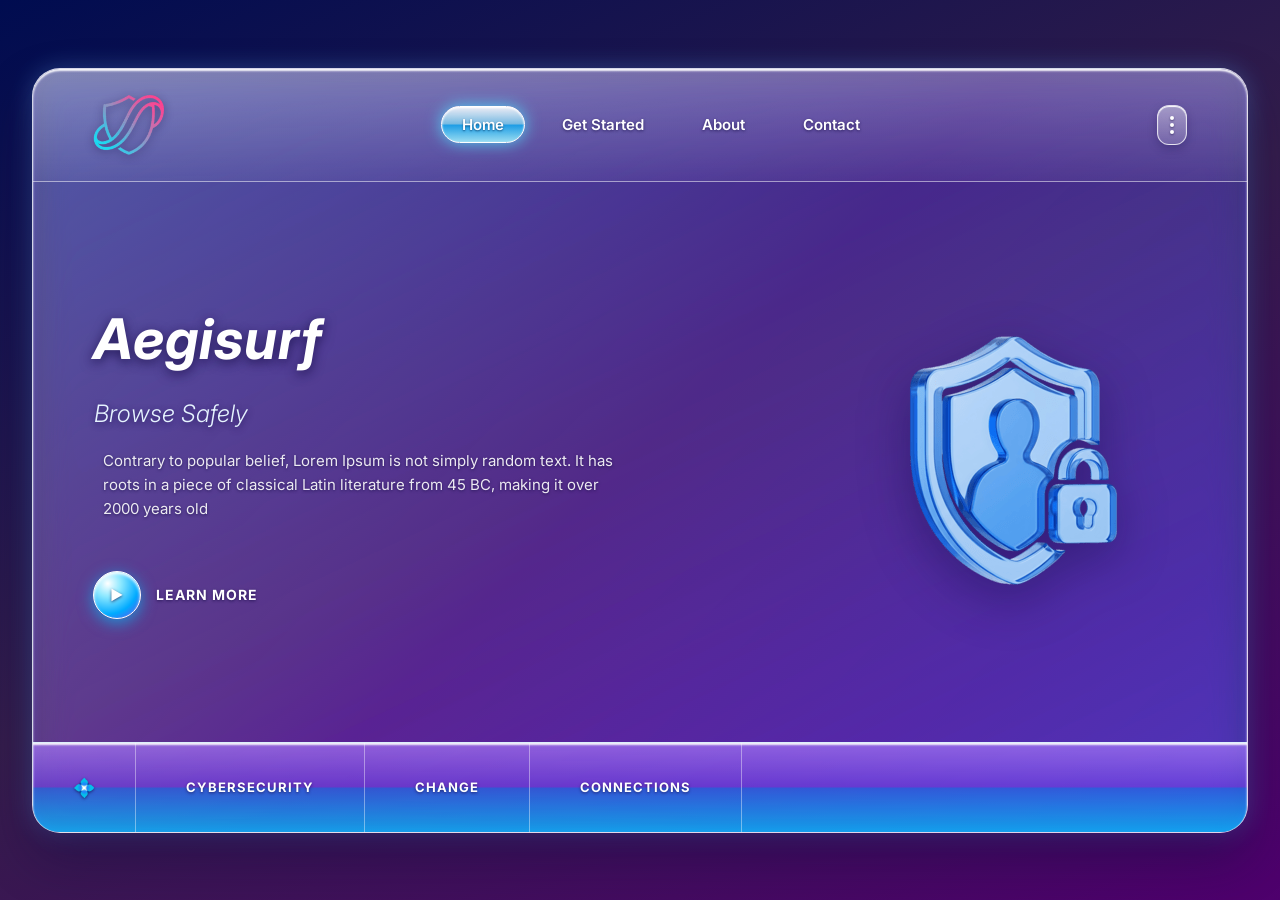
<file: index.html>
<!DOCTYPE html>
<html lang="en">
<head>
    <meta charset="UTF-8">
    <meta name="viewport" content="width=device-width, initial-scale=1.0">
    <title>Crypto Landing Page</title>
    <link rel="stylesheet" href="style.css">
    <!-- Google Fonts -->
    <link href="https://fonts.googleapis.com/css2?family=Inter:wght@300;400;500;600;700&display=swap" rel="stylesheet">
</head>
<body>

    <div class="page-container">
        <header class="navbar">
            <div class="logo">
              <a href="#">
                <img src="images/logo.png" alt="Logo" height="50" width="50">
              </a>
            </div>
            <nav class="nav-links">
                <a href="C:\Users\hna15\Documents\PROJECTX\index.html" class="active">Home</a>
                <a href="C:\Users\hna15\Documents\PROJECTX\getstarted.html">Get Started</a>
                <a href="C:\Users\hna15\Documents\PROJECTX\about.html">About</a>
                <a href="C:\Users\hna15\Documents\PROJECTX\contact.html">Contact</a>
            </nav>
            <div class="nav-right">
                <button class="menu-dots"><span></span><span></span><span></span></button>
            </div>
        </header>

        <main class="hero-section">
            <div class="hero-content">
                <h1 style="font-size: 56px;">Aegisurf</h1>
                <h2 style="padding: 1px; font-size: 24px;">Browse Safely</h2>
                <p style="padding: 10px;">Contrary to popular belief, Lorem Ipsum is not simply random text. It has roots in a piece of classical Latin literature from 45 BC, making it over 2000 years old</p>
                
                <div class="hero-action">
                    <a href="learn-more.html" class="btn-learn">
                        <span class="play-icon">▶</span> LEARN MORE
                    </a>
                </div>
            </div>

            <!-- Right 3D Illustration -->
            <div class="hero-image">
                <img src="images/3d-blue-glass-shield-user-profile-and-padlock-icon-for-account-protection.png" alt="Crypto 3D Illustration">
            </div>
        </main>

        <!-- Bottom Feature Bar -->
        <footer class="bottom-bar">
            <div class="bottom-left-icon">💠</div>
            <div class="feature-item">
                <span>CYBERSECURITY</span>
            </div>
            <div class="feature-item">
                <span>CHANGE</span>
            </div>
            <div class="feature-item">
                <span>CONNECTIONS</span>
            </div>
        </footer>
    </div>

</body>
</html>
</file>
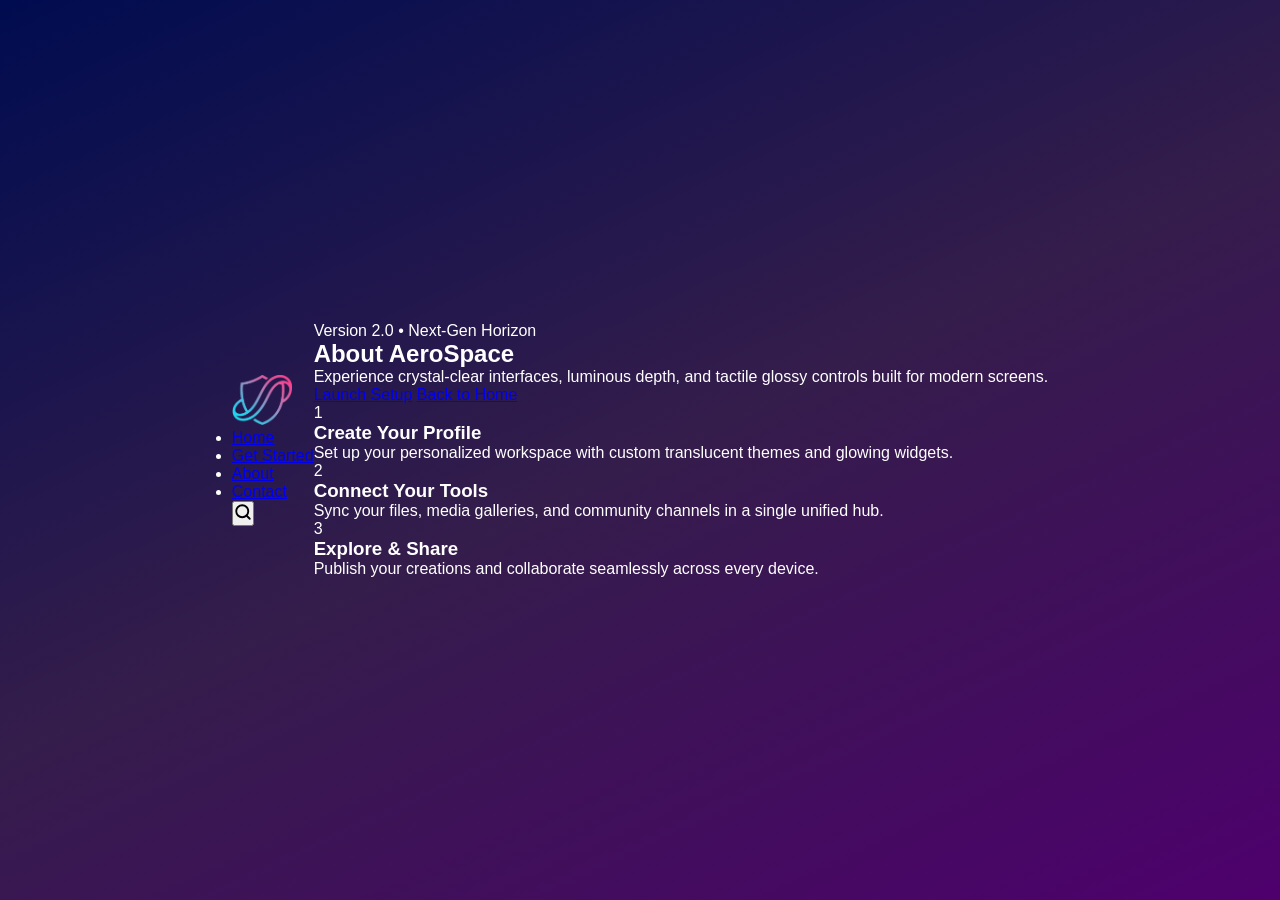
<file: about.html>
<!DOCTYPE html>
<html lang="en">
<head>
  <meta charset="UTF-8">
  <meta name="viewport" content="width=device-width, initial-scale=1.0">
  <title>Get Started - AeroSpace</title>
  <link rel="stylesheet" href="getstarted.css">
</head>
<body class="aurora-bg">

  <!-- Purple & Bright Blue Aero Navbar -->
  <header class="aero-header">
    <nav class="aero-navbar-aurora">
      <a href="index.html" class="aero-brand">
        <img src="images/logo.png" alt="Logo" height="50" width="60">
      </a>

      <ul class="aero-nav-links">
        <li><a href="C:\Users\hna15\Documents\PROJECTX\index.html">Home</a></li>
        <li><a href="C:\Users\hna15\Documents\PROJECTX\getstarted.html">Get Started</a></li>
        <li><a href="C:\Users\hna15\Documents\PROJECTX\about.html" class="active">About</a></li>
        <li><a href="C:\Users\hna15\Documents\PROJECTX\contact.html">Contact</a></li>
      </ul>

      <div class="aero-actions">
        <button class="aero-search-icon" aria-label="Search">
          <svg width="18" height="18" viewBox="0 0 24 24" fill="none" stroke="currentColor" stroke-width="2.5" stroke-linecap="round" stroke-linejoin="round">
            <circle cx="11" cy="11" r="8"></circle>
            <line x1="21" y1="21" x2="16.65" y2="16.65"></line>
          </svg>
        </button>
      </div>
    </nav>
  </header>

  <!-- Main Page Content -->
  <main class="aero-main-container">
    
    <!-- Frosted Hero Card -->
    <section class="aero-glass-panel aero-hero-box">
      <div class="aero-badge">Version 2.0 • Next-Gen Horizon</div>
      <h1>About AeroSpace</h1>
      <p>Experience crystal-clear interfaces, luminous depth, and tactile glossy controls built for modern screens.</p>
      <div class="aero-hero-buttons">
        <a href="#steps" class="aero-btn-cyan aero-btn-lg">Launch Setup</a>
        <a href="index.html" class="aero-btn-glass-secondary">Back to Home</a>
      </div>
    </section>

    <!-- 3-Step Glass Grid -->
    <section id="steps" class="aero-steps-grid">
      <div class="aero-glass-panel aero-step-card">
        <div class="aero-step-orb">1</div>
        <h3>Create Your Profile</h3>
        <p>Set up your personalized workspace with custom translucent themes and glowing widgets.</p>
      </div>

      <div class="aero-glass-panel aero-step-card">
        <div class="aero-step-orb">2</div>
        <h3>Connect Your Tools</h3>
        <p>Sync your files, media galleries, and community channels in a single unified hub.</p>
      </div>

      <div class="aero-glass-panel aero-step-card">
        <div class="aero-step-orb">3</div>
        <h3>Explore & Share</h3>
        <p>Publish your creations and collaborate seamlessly across every device.</p>
      </div>
    </section>

  </main>

</body>
</html>
</file>
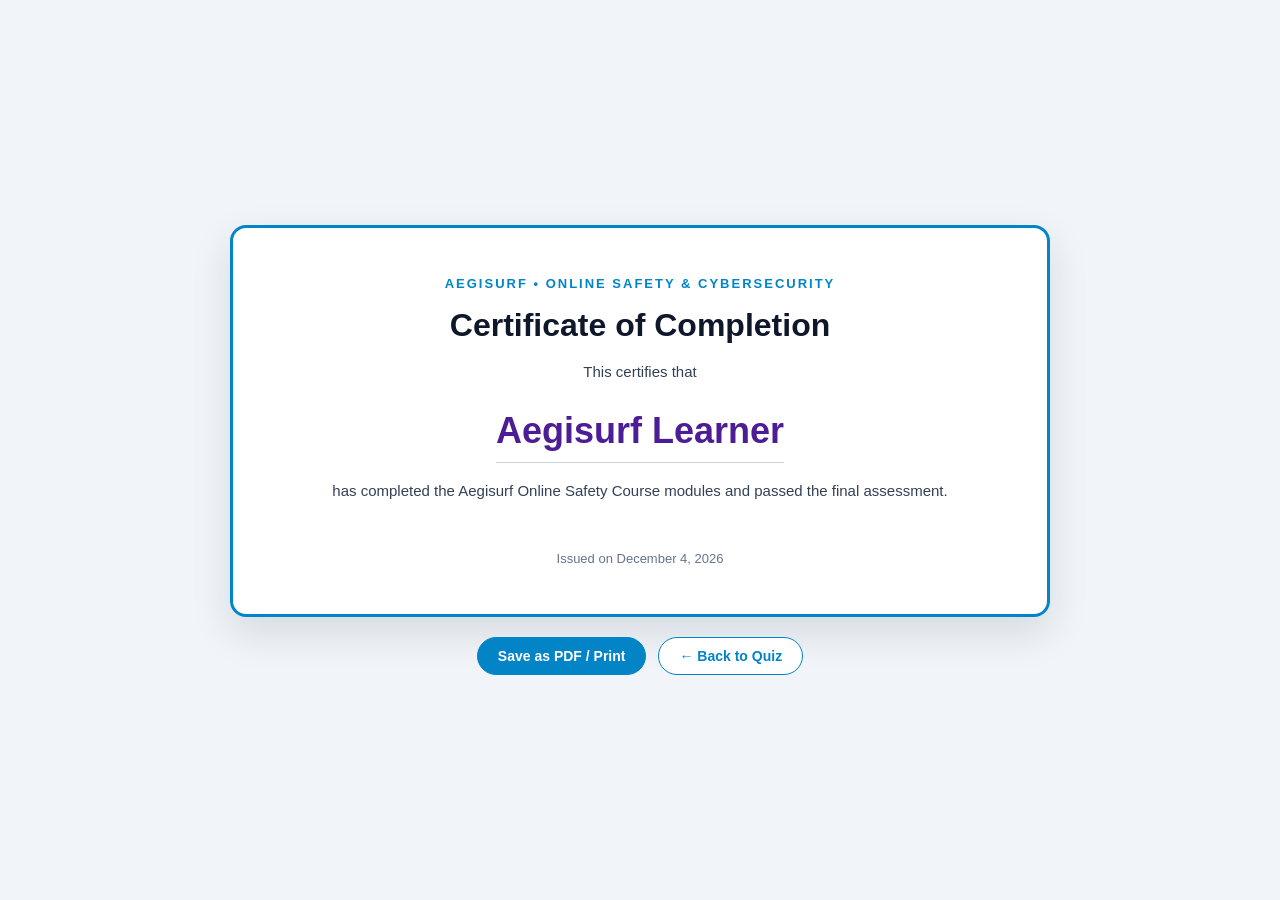
<file: certificate.html>
<!DOCTYPE html>
<html lang="en">
<head>
    <meta charset="UTF-8">
    <meta name="viewport" content="width=device-width, initial-scale=1.0">
    <title>Aegisurf Certificate of Completion</title>
    <style>
        * {
            box-sizing: border-box;
            margin: 0;
            padding: 0;
            font-family: 'Segoe UI', Inter, sans-serif;
        }

        body {
            min-height: 100vh;
            background: #f1f5f9;
            color: #0f172a;
            display: flex;
            flex-direction: column;
            align-items: center;
            justify-content: center;
            padding: 32px 16px;
            gap: 20px;
        }

        .cert-sheet {
            width: 100%;
            max-width: 820px;
            background: #ffffff;
            border: 3px solid #0284c7;
            border-radius: 16px;
            padding: 48px 40px;
            text-align: center;
            box-shadow: 0 16px 40px rgba(15, 23, 42, 0.12);
            display: flex;
            flex-direction: column;
            gap: 16px;
        }

        .cert-label {
            font-size: 13px;
            font-weight: 700;
            letter-spacing: 2px;
            text-transform: uppercase;
            color: #0284c7;
        }

        h1 {
            font-size: 32px;
            color: #0f172a;
        }

        .recipient-name {
            font-size: 36px;
            font-weight: 700;
            color: #4c1d95;
            padding: 10px 0;
            border-bottom: 1.5px solid #cbd5e1;
            display: inline-block;
            margin: 0 auto;
            min-width: 280px;
        }

        p {
            font-size: 15px;
            line-height: 1.6;
            color: #334155;
            max-width: 620px;
            margin: 0 auto;
        }

        .meta-line {
            font-size: 13px;
            color: #64748b;
            margin-top: 8px;
        }

        .actions {
            display: flex;
            gap: 12px;
            flex-wrap: wrap;
        }

        button, a.back-link {
            cursor: pointer;
            text-decoration: none;
            font-size: 14px;
            font-weight: 700;
            padding: 10px 20px;
            border-radius: 999px;
            border: 1px solid #0284c7;
        }

        button {
            background: #0284c7;
            color: #ffffff;
        }

        a.back-link {
            background: #ffffff;
            color: #0284c7;
        }

        @page {
            size: landscape;
            margin: 18mm;
        }

        @media print {
            body {
                background: #ffffff;
                padding: 0;
            }

            .actions {
                display: none;
            }

            .cert-sheet {
                box-shadow: none;
                max-width: 100%;
            }
        }
    </style>
</head>
<body>
    <article class="cert-sheet">
        <span class="cert-label">Aegisurf • Online Safety &amp; Cybersecurity</span>
        <h1>Certificate of Completion</h1>
        <p>This certifies that</p>
        <div id="cert-name" class="recipient-name">Participant</div>
        <p>has completed the Aegisurf Online Safety Course modules and passed the final assessment.</p>
        <div id="cert-score" class="meta-line"></div>
        <div id="cert-date" class="meta-line"></div>
    </article>

    <div class="actions">
        <button type="button" id="savePdfBtn">Save as PDF / Print</button>
        <a href="quiz.html" class="back-link">← Back to Quiz</a>
    </div>

    <script>
        const params = new URLSearchParams(window.location.search);
        const name = params.get('name') || 'Aegisurf Learner';
        const score = params.get('score') || '';

        document.getElementById('cert-name').textContent = name;
        if (score) {
            document.getElementById('cert-score').textContent = score;
        }
        document.getElementById('cert-date').textContent =
            `Issued on ${new Date().toLocaleDateString(undefined, { year: 'numeric', month: 'long', day: 'numeric' })}`;

        const savePdfBtn = document.getElementById('savePdfBtn');
        savePdfBtn.addEventListener('click', () => window.print());

        window.addEventListener('load', () => {
            setTimeout(() => window.print(), 250);
        });
    </script>
</body>
</html>
</file>
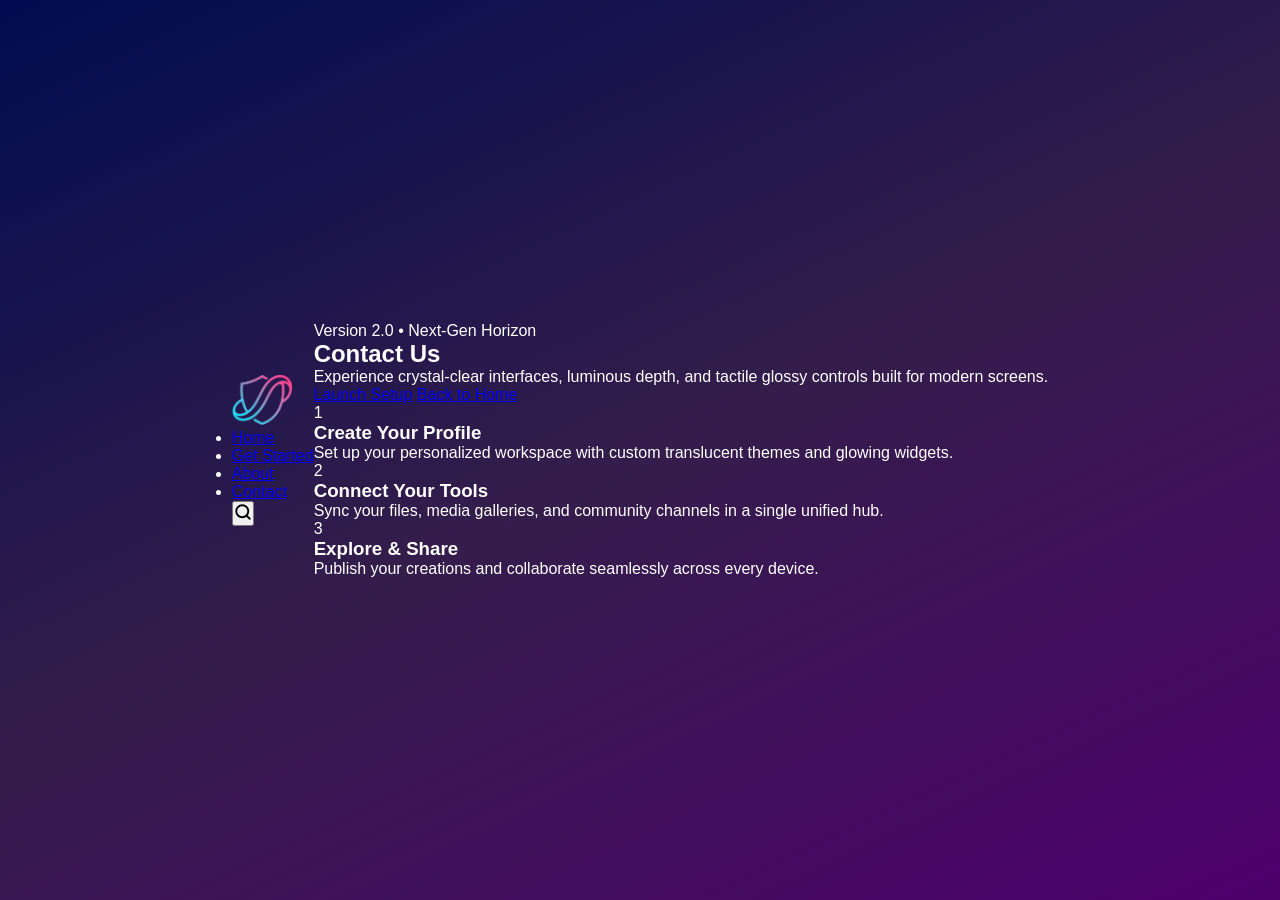
<file: contact.html>
<!DOCTYPE html>
<html lang="en">
<head>
  <meta charset="UTF-8">
  <meta name="viewport" content="width=device-width, initial-scale=1.0">
  <title>Get Started - AeroSpace</title>
  <link rel="stylesheet" href="getstarted.css">
</head>
<body class="aurora-bg">

  <!-- Purple & Bright Blue Aero Navbar -->
  <header class="aero-header">
    <nav class="aero-navbar-aurora">
      <a href="index.html" class="aero-brand">
        <img src="images/logo.png" alt="Logo" height="50" width="60">
      </a>

      <ul class="aero-nav-links">
        <li><a href="C:\Users\hna15\Documents\PROJECTX\index.html">Home</a></li>
        <li><a href="C:\Users\hna15\Documents\PROJECTX\getstarted.html">Get Started</a></li>
        <li><a href="C:\Users\hna15\Documents\PROJECTX\about.html">About</a></li>
        <li><a href="C:\Users\hna15\Documents\PROJECTX\contact.html" class="active">Contact</a></li>
      </ul>

      <div class="aero-actions">
        <button class="aero-search-icon" aria-label="Search">
          <svg width="18" height="18" viewBox="0 0 24 24" fill="none" stroke="currentColor" stroke-width="2.5" stroke-linecap="round" stroke-linejoin="round">
            <circle cx="11" cy="11" r="8"></circle>
            <line x1="21" y1="21" x2="16.65" y2="16.65"></line>
          </svg>
        </button>
      </div>
    </nav>
  </header>

  <!-- Main Page Content -->
  <main class="aero-main-container">
    
    <!-- Frosted Hero Card -->
    <section class="aero-glass-panel aero-hero-box">
      <div class="aero-badge">Version 2.0 • Next-Gen Horizon</div>
      <h1>Contact Us</h1>
      <p>Experience crystal-clear interfaces, luminous depth, and tactile glossy controls built for modern screens.</p>
      <div class="aero-hero-buttons">
        <a href="#steps" class="aero-btn-cyan aero-btn-lg">Launch Setup</a>
        <a href="index.html" class="aero-btn-glass-secondary">Back to Home</a>
      </div>
    </section>

    <!-- 3-Step Glass Grid -->
    <section id="steps" class="aero-steps-grid">
      <div class="aero-glass-panel aero-step-card">
        <div class="aero-step-orb">1</div>
        <h3>Create Your Profile</h3>
        <p>Set up your personalized workspace with custom translucent themes and glowing widgets.</p>
      </div>

      <div class="aero-glass-panel aero-step-card">
        <div class="aero-step-orb">2</div>
        <h3>Connect Your Tools</h3>
        <p>Sync your files, media galleries, and community channels in a single unified hub.</p>
      </div>

      <div class="aero-glass-panel aero-step-card">
        <div class="aero-step-orb">3</div>
        <h3>Explore & Share</h3>
        <p>Publish your creations and collaborate seamlessly across every device.</p>
      </div>
    </section>

  </main>

</body>
</html>
</file>
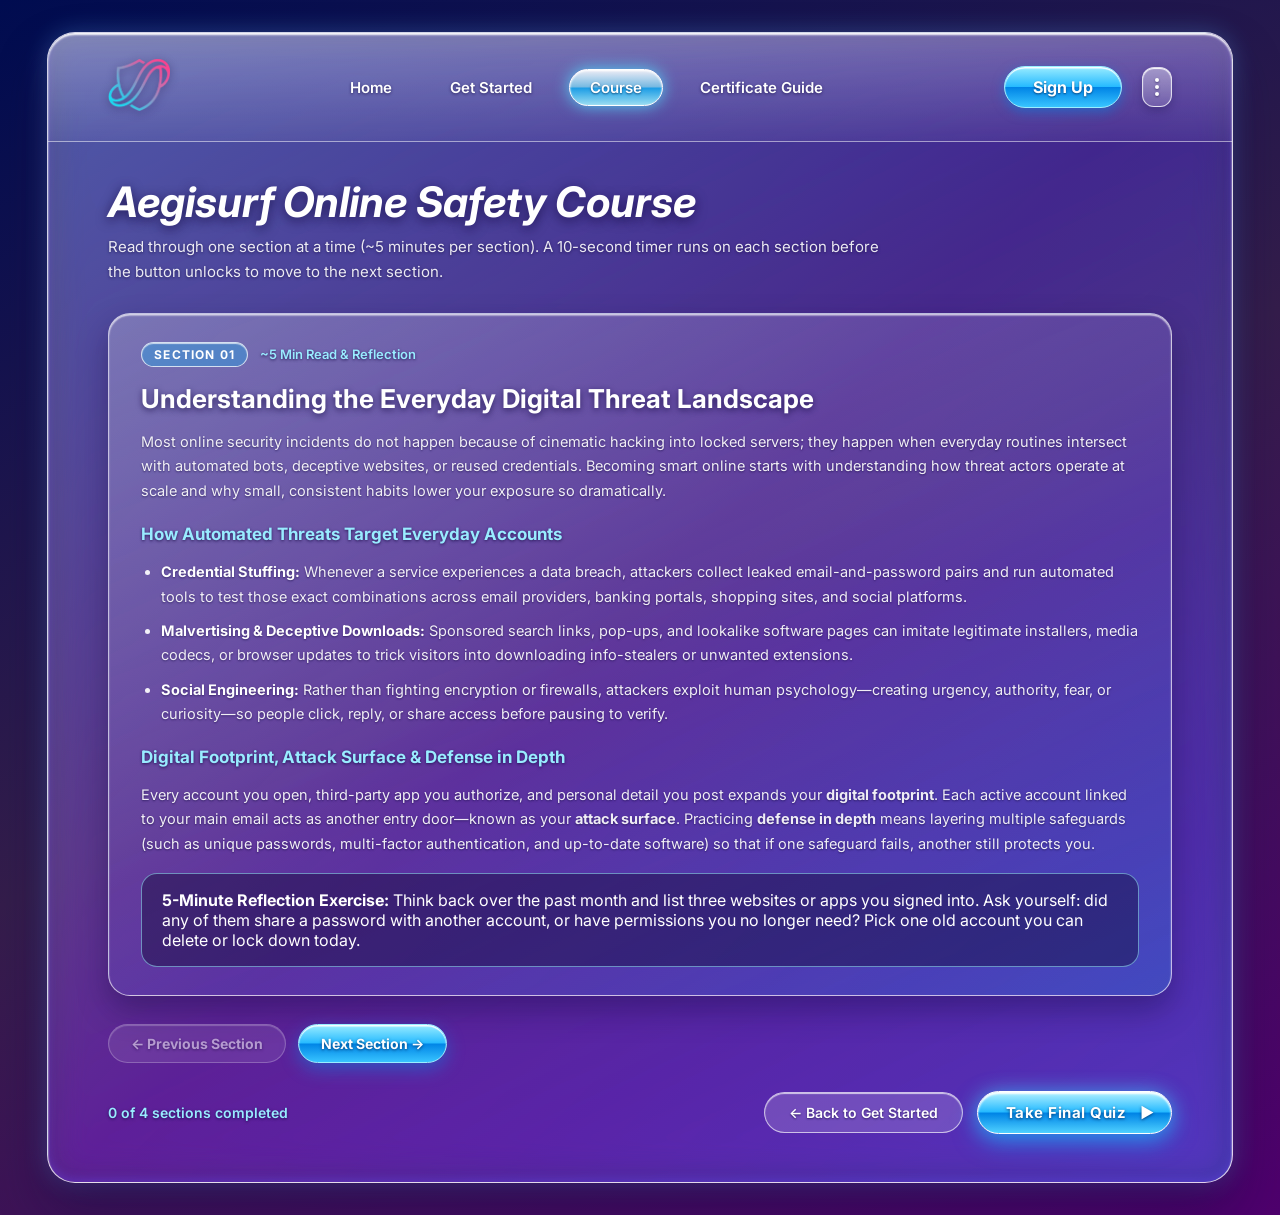
<file: course.html>
<!DOCTYPE html>
<html lang="en">
<head>
    <meta charset="UTF-8">
    <meta name="viewport" content="width=device-width, initial-scale=1.0">
    <title>Aegisurf Course — Cybersecure &amp; Smart Online</title>
    <link rel="stylesheet" href="course.css">
    <link href="https://fonts.googleapis.com/css2?family=Inter:wght@300;400;500;600;700&display=swap" rel="stylesheet">
</head>
<body>

    <div class="page-container">
        <!-- Top Navigation -->
        <header class="navbar">
            <div class="logo">
                <a href="index.html">
                    <img src="images/logo.png" alt="Aegisurf Logo">
                </a>
            </div>
            <nav class="nav-links">
                <a href="index.html">Home</a>
                <a href="getstarted.html">Get Started</a>
                <a href="course.html" class="active">Course</a>
                <a href="learn-more.html">Certificate Guide</a>
            </nav>
            <div class="nav-right">
                <a href="#" class="btn-signup">Sign Up</a>
                <button class="menu-dots" type="button" aria-label="Menu">
                    <span></span><span></span><span></span>
                </button>
            </div>
        </header>

        <!-- Main Course Content -->
        <main class="course-layout">
            <div class="course-header">
                <h1>Aegisurf Online Safety Course</h1>
                <p>Read through one section at a time (~5 minutes per section). A 10-second timer runs on each section before the button unlocks to move to the next section.</p>
            </div>

            <!-- SECTION 1 (~5 Minutes) -->
            <section class="course-section is-visible" data-section-index="0">
                <div class="section-meta">
                    <span class="section-badge">Section 01</span>
                    <span class="read-time">~5 Min Read &amp; Reflection</span>
                </div>
                <h2>Understanding the Everyday Digital Threat Landscape</h2>
                <p>Most online security incidents do not happen because of cinematic hacking into locked servers; they happen when everyday routines intersect with automated bots, deceptive websites, or reused credentials. Becoming smart online starts with understanding how threat actors operate at scale and why small, consistent habits lower your exposure so dramatically.</p>

                <h3>How Automated Threats Target Everyday Accounts</h3>
                <ul class="lesson-list">
                    <li><strong>Credential Stuffing:</strong> Whenever a service experiences a data breach, attackers collect leaked email-and-password pairs and run automated tools to test those exact combinations across email providers, banking portals, shopping sites, and social platforms.</li>
                    <li><strong>Malvertising &amp; Deceptive Downloads:</strong> Sponsored search links, pop-ups, and lookalike software pages can imitate legitimate installers, media codecs, or browser updates to trick visitors into downloading info-stealers or unwanted extensions.</li>
                    <li><strong>Social Engineering:</strong> Rather than fighting encryption or firewalls, attackers exploit human psychology—creating urgency, authority, fear, or curiosity—so people click, reply, or share access before pausing to verify.</li>
                </ul>

                <h3>Digital Footprint, Attack Surface &amp; Defense in Depth</h3>
                <p>Every account you open, third-party app you authorize, and personal detail you post expands your <strong>digital footprint</strong>. Each active account linked to your main email acts as another entry door—known as your <strong>attack surface</strong>. Practicing <strong>defense in depth</strong> means layering multiple safeguards (such as unique passwords, multi-factor authentication, and up-to-date software) so that if one safeguard fails, another still protects you.</p>

                <div class="callout-box">
                    <strong>5-Minute Reflection Exercise:</strong> Think back over the past month and list three websites or apps you signed into. Ask yourself: did any of them share a password with another account, or have permissions you no longer need? Pick one old account you can delete or lock down today.
                </div>
            </section>

            <!-- SECTION 2 (~5 Minutes) -->
            <section class="course-section" data-section-index="1">
                <div class="section-meta">
                    <span class="section-badge">Section 02</span>
                    <span class="read-time">~5 Min Read &amp; Scenario Practice</span>
                </div>
                <h2>Spotting Phishing, Smishing, and Online Scams</h2>
                <p>Phishing is the use of fraudulent emails, messages, or clone websites designed to impersonate a trusted organization, brand, or acquaintance. When delivered via SMS or messaging apps, it is known as <strong>smishing</strong>; when customized with personal details about your role, school, or recent activity, it is called <strong>spear phishing</strong>.</p>

                <h3>Warning Signs to Check Before Clicking or Responding</h3>
                <ul class="lesson-list">
                    <li><strong>Manufactured Urgency &amp; Fear:</strong> Messages claiming <em>"Your account will be permanently closed in 12 hours,"</em> <em>"Unusual sign-in attempt—confirm now,"</em> or <em>"Unpaid toll/delivery fee"</em> pressure you into acting before thinking clearly.</li>
                    <li><strong>Lookalike Domains &amp; Misleading URLs:</strong> Scammers often use domains that mimic familiar names through character swaps, extra words, or subdomains (for example, placing a brand name before a dot in a longer, unfamiliar domain). Always check the actual root domain immediately preceding the first single slash (<code>/</code>).</li>
                    <li><strong>Unexpected Attachments, Links &amp; QR Codes:</strong> Unsolicited invoices, shared documents, ZIP/archive files, or QR codes directing you to a login screen—even from someone you know—can be compromised or forged.</li>
                    <li><strong>High-Reward &amp; Payment-Redirect Scams:</strong> Fake remote job offers, giveaways, urgent requests for gift cards or wire/crypto transfers, or requests to read out a verification code sent to your phone are clear red flags.</li>
                </ul>

                <h3>Out-of-Band Verification &amp; Pause-First Habits</h3>
                <p>Whenever a message asks you to log in, pay a fee, or send sensitive info unexpectedly, use <strong>out-of-band verification</strong>: close the message, open your browser manually or use a trusted bookmark to visit the official site, or call the organization using a verified number from their official website rather than a number inside the suspicious message.</p>

                <div class="callout-box">
                    <strong>Scenario Practice:</strong> You get a text message saying a package delivery failed and linking to a page asking for your card details to reschedule. Because you didn't order anything—and even if you had—you ignore the link and check your order status directly inside the official retailer's app or website.
                </div>
            </section>

            <!-- SECTION 3 (~5 Minutes) -->
            <section class="course-section" data-section-index="2">
                <div class="section-meta">
                    <span class="section-badge">Section 03</span>
                    <span class="read-time">~5 Min Read &amp; Setup Guide</span>
                </div>
                <h2>Strong Passwords, Password Managers, and Multi-Factor Authentication</h2>
                <p>Even a complex password can eventually be exposed if an external company suffers a breach. Pairing strong, unique passwords with <strong>Multi-Factor Authentication (MFA)</strong>—often called Two-Factor Authentication (2FA)—ensures that knowing your password alone is not enough for an attacker to access your account.</p>

                <h3>Creating Strong Passwords &amp; Using a Password Manager</h3>
                <ul class="lesson-list">
                    <li><strong>Length Beats Predictable Tricks:</strong> Long passphrases (14 or more characters combining random words, numbers, or symbols) are far harder to crack than short passwords that only swap <code>a</code> for <code>@</code> or <code>e</code> for <code>3</code>.</li>
                    <li><strong>One Unique Password Per Account:</strong> Reusing a password across multiple sites turns a breach on a minor forum or store into a threat against your email, finances, or cloud storage.</li>
                    <li><strong>Rely on a Password Manager:</strong> A reputable password manager generates strong random passwords for every account, stores them in an encrypted vault, and auto-fills credentials only when the website domain matches—helping stop you from typing credentials into phishing clones.</li>
                </ul>

                <h3>Comparing MFA Methods &amp; Protecting Recovery Codes</h3>
                <p><strong>Authenticator apps</strong> (which generate rotating codes locally on your device) and <strong>passkeys or hardware security keys</strong> (which verify cryptographically against the exact domain) provide much stronger protection against phishing and SIM-swapping than SMS text messages alone. Whenever you enable MFA, download or write down your <strong>backup recovery codes</strong> and keep them in a safe place in case your device is lost or replaced.</p>

                <div class="callout-box">
                    <strong>Where to Start First:</strong> Lock down your <strong>primary email account</strong> first with a unique password stored in a password manager and strong MFA. Your email is the reset hub for most of your other digital accounts.
                </div>
            </section>

            <!-- SECTION 4 (~5 Minutes) -->
            <section class="course-section" data-section-index="3">
                <div class="section-meta">
                    <span class="section-badge">Section 04</span>
                    <span class="read-time">~5 Min Read &amp; Safety Checklist</span>
                </div>
                <h2>Safe Surfing, Public Wi-Fi, Software Updates, and Privacy</h2>
                <p>Staying cybersecure also depends on maintaining healthy browser and device habits, using shared networks carefully, keeping software patched, and managing how much personal information you share online.</p>

                <h3>Safe Browsing, Public Wi-Fi &amp; Patching Vulnerabilities</h3>
                <ul class="lesson-list">
                    <li><strong>Verify HTTPS &amp; Download Safely:</strong> Favor sites using <code>https://</code>, keep browser phishing and malware warnings active, and download apps or files only from official stores and publishers.</li>
                    <li><strong>Use Caution on Public Wi-Fi:</strong> Open or shared Wi-Fi networks in cafes, hotels, and transit hubs carry higher interception and network risks. Avoid sensitive financial or account-security changes on untrusted Wi-Fi when possible, and rely on encrypted connections or a trusted VPN.</li>
                    <li><strong>Apply Updates Promptly:</strong> Software vendors regularly release patches fixing newly discovered security flaws. Keeping your operating system, web browser, and apps updated—ideally with automatic updates turned on—closes known security holes quickly.</li>
                </ul>

                <h3>Data Minimization, Privacy Settings &amp; Certificate Readiness</h3>
                <p>Practice <strong>data minimization</strong>: only share personal details (such as full birthdate, home address, phone number, IDs, financial info, or live location) when genuinely needed, and review privacy controls on social and messaging accounts so your profile and posts aren't overshared. After reviewing these four sections, you're ready for the final quiz.</p>

                <div class="callout-box">
                    <strong>Certificate Eligibility Reminder:</strong> Complete all four sections, take the final quiz, and score <strong>80% or higher</strong> (with your name/account details included) to qualify for your Aegisurf completion certificate.
                </div>
            </section>

            <!-- Bottom Section Switcher & 10-Second Timer Button -->

                <div class="step-buttons">
                        <button type="button" class="nav-action-btn prev-btn" disabled>← Previous Section</button>
                        <button type="button" class="nav-action-btn next-btn" disabled>Next Section (10s)</button>
                </div>

                <div class="course-footer-bar">
                    <span id="completion-summary" class="completion-status">0 of 4 sections completed</span>
                    <div class="course-cta-group">
                        <a href="getstarted.html" class="btn-secondary">← Back to Get Started</a>
                        <a href="quiz.html" class="btn-start-course">
                            <span>Take Final Quiz</span>
                            <span class="arrow-orb">▶</span>
                        </a>
                    </div>
                </div>
            </div>
        </main>
    </div>

 <script>
        const switcherButtons = document.querySelectorAll('.section-btn');
        const sections = document.querySelectorAll('.course-section');
        const prevButton = document.querySelector('.prev-btn');
        const nextButton = document.querySelector('.next-btn');
        const summary = document.getElementById('completion-summary');

        const WAIT_SECONDS = 1;
        let currentIndex = 0;
        let remainingSeconds = WAIT_SECONDS;
        let timerId = null;
        const completed = new Set();

        function updateNextButtonLabel() {
            const isLastSection = currentIndex === sections.length - 1;

            if (isLastSection) {
                if (timerId !== null) {
                    clearInterval(timerId);
                    timerId = null;
                }
                nextButton.style.display = 'none';
                return;
            }

            nextButton.style.display = '';

            if (remainingSeconds > 0) {
                nextButton.disabled = true;
                nextButton.textContent = `Next Section (${remainingSeconds}s)`;
            } else {
                nextButton.disabled = false;
                nextButton.textContent = 'Next Section →';
            }
        }

        function startSectionTimer() {
            if (timerId !== null) {
                clearInterval(timerId);
            }

            if (currentIndex === sections.length - 1) {
                updateNextButtonLabel();
                return;
            }

            remainingSeconds = WAIT_SECONDS;
            updateNextButtonLabel();

            timerId = setInterval(() => {
                remainingSeconds -= 1;
                if (remainingSeconds <= 0) {
                    remainingSeconds = 0;
                    clearInterval(timerId);
                    timerId = null;
                }
                updateNextButtonLabel();
            }, 1000);
        }

        function renderState(resetTimer = true) {
            sections.forEach((sec, idx) => {
                sec.classList.toggle('is-visible', idx === currentIndex);
            });

            switcherButtons.forEach((btn, idx) => {
                btn.classList.toggle('active', idx === currentIndex);
                btn.classList.toggle('completed', completed.has(idx));
            });

            prevButton.disabled = currentIndex === 0;
            summary.textContent = `${completed.size} of ${sections.length} sections completed`;

            if (resetTimer) {
                startSectionTimer();
            } else {
                updateNextButtonLabel();
            }
        }

        switcherButtons.forEach((btn) => {
            btn.addEventListener('click', () => {
                const targetIndex = Number(btn.dataset.target);
                if (targetIndex !== currentIndex) {
                    currentIndex = targetIndex;
                    renderState(true);
                }
            });
        });

        prevButton.addEventListener('click', () => {
            if (currentIndex > 0) {
                currentIndex -= 1;
                renderState(true);
            }
        });

        nextButton.addEventListener('click', () => {
            if (remainingSeconds > 0 || currentIndex >= sections.length - 1) return;

            completed.add(currentIndex);
            currentIndex += 1;
            renderState(true);
        });

        renderState(true);
    </script>

</body>
</html>
</file>
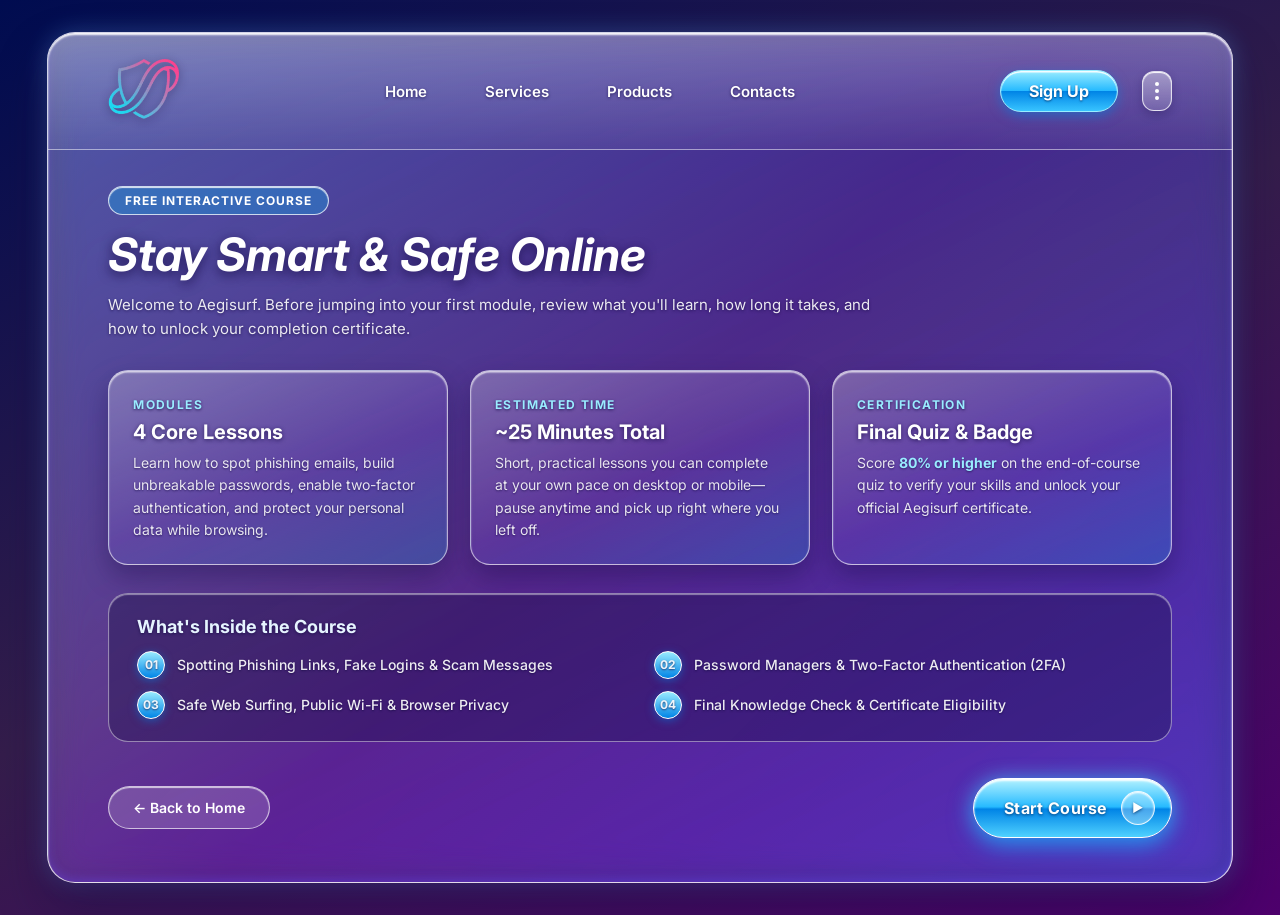
<file: getstarted.html>
<!DOCTYPE html>
<html lang="en">
<head>
    <meta charset="UTF-8">
    <meta name="viewport" content="width=device-width, initial-scale=1.0">
    <title>Get Started — Aegisurf Cybersecurity Course</title>
    <link rel="stylesheet" href="getstarted.css">
    <link href="https://fonts.googleapis.com/css2?family=Inter:wght@300;400;500;600;700&display=swap" rel="stylesheet">
</head>
<body>

    <div class="page-container">
        <!-- Top Navigation -->
        <header class="navbar">
            <div class="logo">
                <a href="index.html">
                    <img src="images/logo.png" alt="Aegisurf Logo">
                </a>
            </div>
            <nav class="nav-links">
                <a href="index.html">Home</a>
                <a href="services.html">Services</a>
                <a href="products.html">Products</a>
                <a href="contacts.html">Contacts</a>
            </nav>
            <div class="nav-right">
                <a href="#" class="btn-signup">Sign Up</a>
                <button class="menu-dots"><span></span><span></span><span></span></button>
            </div>
        </header>

        <!-- Main Course Onboarding Content -->
        <main class="start-content">
            <div class="start-header">
                <span class="badge">Free Interactive Course</span>
                <h1>Stay Smart &amp; Safe Online</h1>
                <p>Welcome to Aegisurf. Before jumping into your first module, review what you'll learn, how long it takes, and how to unlock your completion certificate.</p>
            </div>

            <!-- Course Info Cards -->
            <section class="info-grid">
                <div class="info-card">
                    <span class="card-tag">MODULES</span>
                    <h3>4 Core Lessons</h3>
                    <p>Learn how to spot phishing emails, build unbreakable passwords, enable two-factor authentication, and protect your personal data while browsing.</p>
                </div>

                <div class="info-card">
                    <span class="card-tag">ESTIMATED TIME</span>
                    <h3>~25 Minutes Total</h3>
                    <p>Short, practical lessons you can complete at your own pace on desktop or mobile—pause anytime and pick up right where you left off.</p>
                </div>

                <div class="info-card">
                    <span class="card-tag">CERTIFICATION</span>
                    <h3>Final Quiz &amp; Badge</h3>
                    <p>Score <strong>80% or higher</strong> on the end-of-course quiz to verify your skills and unlock your official Aegisurf certificate.</p>
                </div>
            </section>

            <!-- Course Syllabus Strip -->
            <section class="syllabus-box">
                <h2>What's Inside the Course</h2>
                <ul class="syllabus-list">
                    <li><span>01</span> Spotting Phishing Links, Fake Logins &amp; Scam Messages</li>
                    <li><span>02</span> Password Managers &amp; Two-Factor Authentication (2FA)</li>
                    <li><span>03</span> Safe Web Surfing, Public Wi-Fi &amp; Browser Privacy</li>
                    <li><span>04</span> Final Knowledge Check &amp; Certificate Eligibility</li>
                </ul>
            </section>

            <!-- Bottom Start Course CTA -->
            <div class="start-footer">
                <a href="index.html" class="btn-secondary">← Back to Home</a>
                <!-- Update href to your first lesson file (e.g., course.html or lesson1.html) -->
                <a href="course.html" class="btn-start-course">
                    <span>Start Course</span>
                    <span class="arrow-orb">▶</span>
                </a>
            </div>
        </main>
    </div>

</body>
</html>
</file>
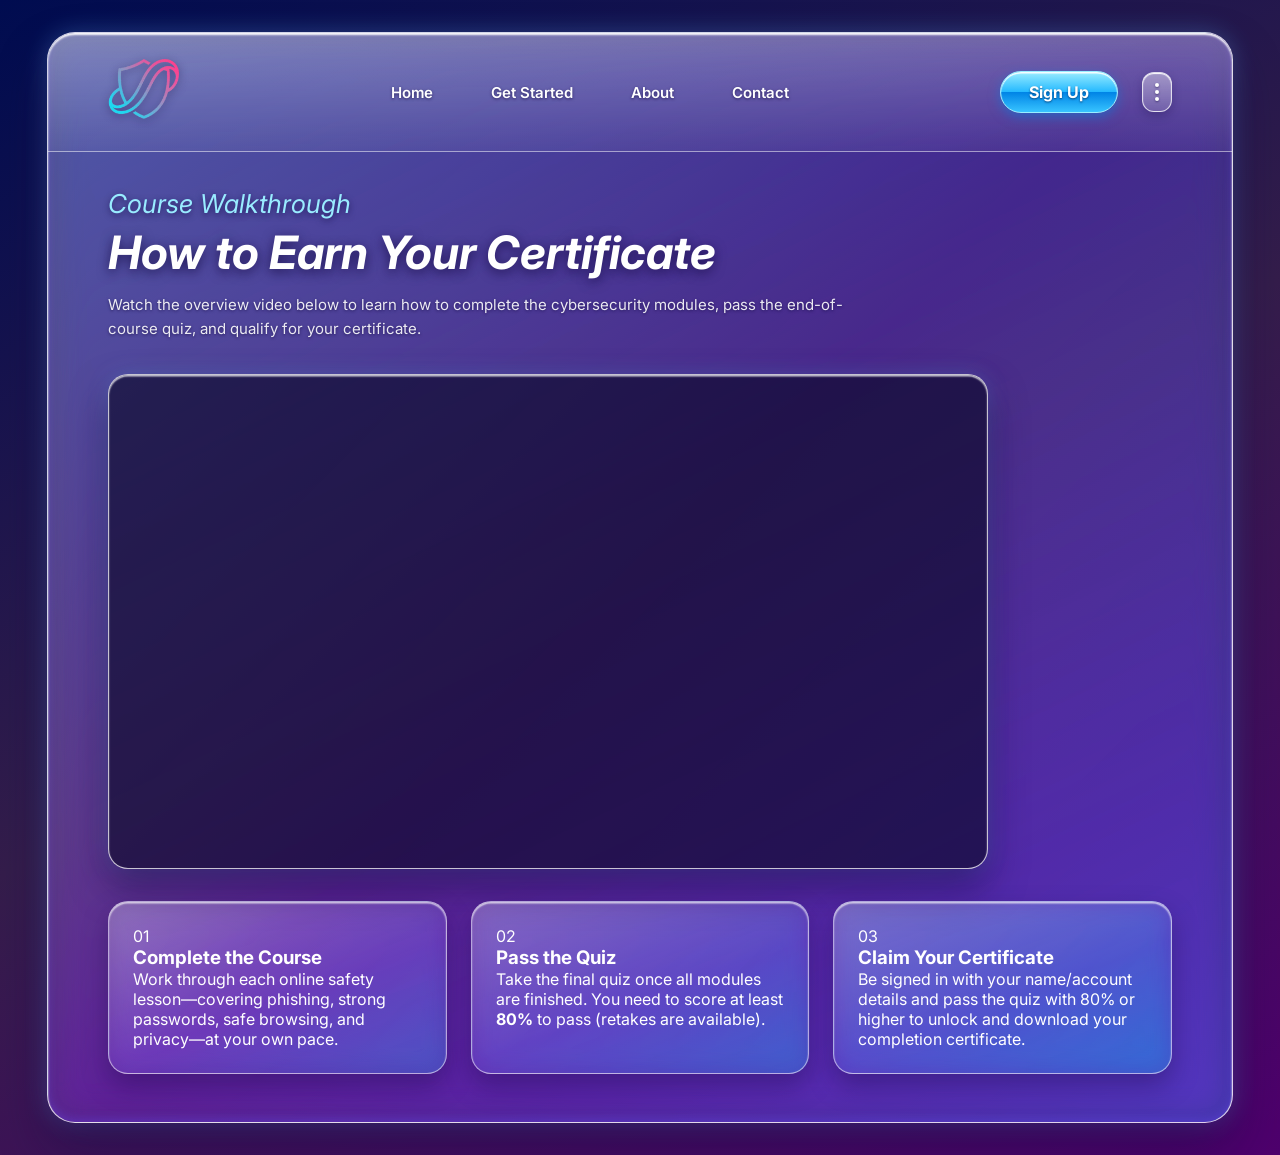
<file: learn-more.html>
<!DOCTYPE html>
<html lang="en">
<head>
    <meta charset="UTF-8">
    <meta name="viewport" content="width=device-width, initial-scale=1.0">
    <title>How It Works — Course, Quiz & Certificate</title>
    <link rel="stylesheet" href="learn.css">
    <link href="https://fonts.googleapis.com/css2?family=Inter:wght@300;400;500;600;700&display=swap" rel="stylesheet">
</head>
<body>

    <div class="page-container guide-container">
        <!-- Top Navigation -->
        <header class="navbar">
            <div class="logo">
                <a href="index.html">
                    <img src="images/logo.png" alt="Logo">
                </a>
            </div>
            <nav class="nav-links">
                <a href="index.html">Home</a>
                <a href="getstarted.html">Get Started</a>
                <a href="about.html">About</a>
                <a href="contact.html">Contact</a>
            </nav>
            <div class="nav-right">
                <a href="#" class="btn-signup">Sign Up</a>
                <button class="menu-dots"><span></span><span></span><span></span></button>
            </div>
        </header>

        <!-- Main Guide Content -->
        <main class="guide-content">
            <div class="guide-header">
                <h2>Course Walkthrough</h2>
                <h1>How to Earn Your Certificate</h1>
                <p>Watch the overview video below to learn how to complete the cybersecurity modules, pass the end-of-course quiz, and qualify for your certificate.</p>
            </div>

            <!-- Responsive Video Embed -->
            <div class="video-wrapper">
                <!-- Replace VIDEO_ID with your actual YouTube video ID -->
                <iframe
                    src="https://www.youtube.com/embed/VIDEO_ID"
                    title="Course, Quiz, and Certificate Walkthrough"
                    allow="accelerometer; autoplay; clipboard-write; encrypted-media; gyroscope; picture-in-picture"
                    allowfullscreen>
                </iframe>
            </div>

            <!-- 3-Step Breakdown -->
            <section class="steps-grid">
                <div class="step-card">
                    <span class="step-number">01</span>
                    <h3>Complete the Course</h3>
                    <p>Work through each online safety lesson—covering phishing, strong passwords, safe browsing, and privacy—at your own pace.</p>
                </div>

                <div class="step-card">
                    <span class="step-number">02</span>
                    <h3>Pass the Quiz</h3>
                    <p>Take the final quiz once all modules are finished. You need to score at least <strong>80%</strong> to pass (retakes are available).</p>
                </div>

                <div class="step-card">
                    <span class="step-number">03</span>
                    <h3>Claim Your Certificate</h3>
                    <p>Be signed in with your name/account details and pass the quiz with 80% or higher to unlock and download your completion certificate.</p>
                </div>
            </section>
        </main>
    </div>

</body>
</html>
</file>
<file: style.css>
* {
    margin: 0;
    padding: 0;
    box-sizing: border-box;
    font-family: 'Segoe UI', 'Frutiger', 'Inter', sans-serif;
}

body {
    /* Luminous Purple-to-Bright-Blue Aurora Backdrop */
    background: 
        linear-gradient(155deg, #000c50 0%, #341d4b 50%, #4e006d 100%);
    color: #ffffff;
    height: 100vh;
    display: flex;
    justify-content: center;
    align-items: center;
    overflow: hidden;
}

/* Main Frosted Glass Window */
.page-container {
    width: 95%;
    max-width: 1400px;
    height: 85vh;
    border-radius: 28px;
    position: relative;
    display: flex;
    flex-direction: column;
    justify-content: space-between;
    
    /* Aero Glass Surface & Specular Bevels */
    background: linear-gradient(
        135deg,
        rgba(255, 255, 255, 0.32) 0%,
        rgba(145, 110, 255, 0.22) 50%,
        rgba(0, 195, 255, 0.28) 100%
    );
    backdrop-filter: blur(18px) saturate(175%);
    -webkit-backdrop-filter: blur(18px) saturate(175%);
    border: 1.5px solid rgba(255, 255, 255, 0.8);
    box-shadow: 
        0 25px 50px rgba(20, 10, 65, 0.45),
        0 0 25px rgba(100, 180, 255, 0.3),
        inset 0 2px 2px rgba(255, 255, 255, 0.95),
        inset 0 -3px 10px rgba(110, 70, 255, 0.35);
}

/* Navbar */
.navbar {
    display: flex;
    justify-content: space-between;
    align-items: center;
    padding: 26px 60px;
    width: 100%;
    border-bottom: 1px solid rgba(255, 255, 255, 0.35);
    background: linear-gradient(
        180deg,
        rgba(255, 255, 255, 0.28) 0%,
        rgba(255, 255, 255, 0.05) 100%
    );
    border-top-left-radius: 28px;
    border-top-right-radius: 28px;
}

.logo {
    font-size: 24px;
    font-weight: 700;
    text-shadow: 0 2px 4px rgba(20, 10, 65, 0.65);
}

.logo img {
    height: 60px;
    width: auto;
    display: flex;
    filter: drop-shadow(0 2px 5px rgba(20, 10, 65, 0.45));
}

.nav-links {
    display: flex;
    gap: 16px;
}

.nav-links a {
    text-decoration: none;
    color: #ffffff;
    font-size: 15px;
    font-weight: 600;
    padding: 8px 20px;
    border-radius: 25px;
    border: 1px solid transparent;
    text-shadow: 0 1px 3px rgba(20, 10, 65, 0.65);
    transition: all 0.25s ease;
}

.nav-links a.active {
  background: linear-gradient(
    180deg,
    rgba(255, 255, 255, 0.88) 0%,
    rgba(130, 235, 255, 0.65) 48%,
    rgba(0, 185, 255, 0.7) 52%,
    rgba(165, 245, 255, 0.85) 100%
  );
  border-color: #ffffff;
  box-shadow:
    0 0 16px rgba(80, 225, 255, 0.85),
    inset 0 1px 2px #ffffff;
  text-shadow: 0 1px 2px rgba(0, 55, 100, 0.75);
}

.nav-links a:hover,
.nav-links a:focus {
  background: linear-gradient(
    180deg,
    rgba(255, 255, 255, 0.88) 0%,
    rgba(153, 0, 255, 0.65) 48%,
    rgba(139, 37, 255, 0.7) 52%,
    rgba(255, 49, 210, 0.85) 100%
  );
  border-color: #ffffff;
  box-shadow:
    0 0 16px rgba(76, 0, 255, 0.85),
    inset 0 1px 2px #ffffff;
  text-shadow: 0 1px 2px rgba(43, 0, 100, 0.75);
}

.nav-right {
    display: flex;
    align-items: center;
    gap: 24px;
}

/* Tactile Aqua-Blue Gel Sign-Up Button */
.btn-signup {
    text-decoration: none;
    color: #ffffff;
    padding: 10px 28px;
    border-radius: 30px;
    font-weight: 700;
    border: 1px solid #99eeff;
    text-shadow: 0 1px 2px rgba(0, 45, 95, 0.75);
    background: linear-gradient(
        180deg,
        #99ecff 0%,
        #26baff 49%,
        #0084e6 51%,
        #38c4ff 100%
    );
    box-shadow: 
        0 4px 12px rgba(0, 130, 230, 0.5),
        inset 0 1.5px 1px rgba(255, 255, 255, 0.95);
    transition: filter 0.2s ease, transform 0.1s ease;
}

.btn-signup:hover {
    filter: brightness(1.1);
    box-shadow: 
        0 0 18px rgba(70, 215, 255, 0.85),
        inset 0 1.5px 1px rgba(255, 255, 255, 0.95);
}

.menu-dots {
    background: linear-gradient(180deg, rgba(255, 255, 255, 0.4), rgba(255, 255, 255, 0.15));
    border: 1px solid rgba(255, 255, 255, 0.75);
    padding: 10px 12px;
    border-radius: 12px;
    cursor: pointer;
    display: flex;
    flex-direction: column;
    gap: 3px;
    box-shadow: 0 4px 10px rgba(20, 10, 65, 0.25), inset 0 1px 1px #ffffff;
    transition: transform 0.2s ease;
}

.menu-dots:hover {
    transform: scale(1.1);
}

.menu-dots span {
    width: 4px;
    height: 4px;
    background: #ffffff;
    border-radius: 50%;
    box-shadow: 0 1px 2px rgba(20, 10, 65, 0.5);
}

/* Hero Section */
.hero-section {
    display: flex;
    justify-content: space-between;
    align-items: center;
    padding: 0 60px;
    flex: 1;
}

.hero-content {
    max-width: 550px;
}

.hero-content h2 {
    font-size: 36px;
    font-weight: 300;
    font-style: italic;
    color: #e6f4ff;
    margin-bottom: 10px;
    text-shadow: 0 2px 6px rgba(25, 10, 75, 0.65);
}

.hero-content h1 {
    font-size: 56px;
    font-weight: 700;
    font-style: italic;
    letter-spacing: 1px;
    margin-bottom: 25px;
    text-shadow: 0 3px 12px rgba(20, 10, 65, 0.75);
}

.hero-content p {
    color: rgba(255, 255, 255, 0.9);
    font-size: 15px;
    line-height: 1.6;
    margin-bottom: 40px;
    text-shadow: 0 1px 3px rgba(20, 10, 65, 0.65);
}

.btn-learn {
    display: inline-flex;
    align-items: center;
    gap: 15px;
    text-decoration: none;
    color: #ffffff;
    font-weight: 700;
    font-size: 14px;
    letter-spacing: 1px;
    text-shadow: 0 1px 3px rgba(20, 10, 65, 0.7);
}

/* Glossy Aqua Play Orb */
.play-icon {
    width: 48px;
    height: 48px;
    border: 1.5px solid #ffffff;
    border-radius: 50%;
    display: flex;
    align-items: center;
    justify-content: center;
    color: #ffffff;
    background: radial-gradient(
        circle at 30% 25%,
        #ffffff 0%,
        #8ce8ff 28%,
        #00aaff 65%,
        #7b3fe4 100%
    );
    box-shadow: 
        0 4px 15px rgba(0, 195, 255, 0.65),
        inset 0 2px 3px rgba(255, 255, 255, 0.95);
    transition: transform 0.2s ease;
}

.btn-learn:hover .play-icon {
  background: linear-gradient(
    180deg,
    rgba(255, 255, 255, 0.88) 0%,
    rgba(153, 0, 255, 0.65) 48%,
    rgba(139, 37, 255, 0.7) 52%,
    rgba(255, 49, 210, 0.85) 100%
  );
  border-color: #ffffff;
  box-shadow:
    0 0 16px rgba(76, 0, 255, 0.85),
    inset 0 1px 2px #ffffff;
  text-shadow: 0 1px 2px rgba(43, 0, 100, 0.75);
    transition: all 0.22s ease;
    transform: scale(1.2);
}

/* Hero Image */
.hero-image img {
    max-width: 500px;
    height: auto;
    filter: drop-shadow(0 15px 25px rgba(20, 10, 75, 0.45));
}

/* Glossy Purple-to-Bright-Blue Bottom Bar */
.bottom-bar {
    display: flex;
    height: 90px;
    width: 100%;
    background: linear-gradient(
        180deg,
        rgba(175, 130, 255, 0.65) 0%,
        rgba(115, 70, 235, 0.6) 49%,
        rgba(35, 110, 235, 0.7) 51%,
        rgba(0, 195, 255, 0.75) 100%
    );
    border-top: 1.5px solid rgba(255, 255, 255, 0.85);
    border-bottom-left-radius: 26px;
    border-bottom-right-radius: 26px;
    align-items: center;
    box-shadow: inset 0 2px 2px rgba(255, 255, 255, 0.9);
}

.bottom-left-icon {
    height: 100%;
    display: flex;
    align-items: center;
    padding: 0 40px;
    font-size: 18px;
    border-right: 1px solid rgba(255, 255, 255, 0.4);
    text-shadow: 0 1px 3px rgba(20, 10, 65, 0.65);
}

.feature-item {
    height: 100%;
    display: flex;
    align-items: center;
    gap: 12px;
    padding: 0 50px;
    font-size: 13px;
    font-weight: 700;
    letter-spacing: 1px;
    border-right: 1px solid rgba(255, 255, 255, 0.4);
    text-shadow: 0 1px 3px rgba(20, 10, 65, 0.65);
}
</file>
<file: getstarted.css>
* {
    margin: 0;
    padding: 0;
    box-sizing: border-box;
    font-family: 'Segoe UI', 'Frutiger', 'Inter', sans-serif;
}

body {
    background: linear-gradient(155deg, #000c50 0%, #341d4b 50%, #4e006d 100%);
    color: #ffffff;
    min-height: 100vh;
    display: flex;
    justify-content: center;
    align-items: center;
    padding: 32px 16px;
}

/* Main Frosted Glass Window */
.page-container {
    width: 95%;
    max-width: 1400px;
    min-height: 85vh;
    border-radius: 28px;
    position: relative;
    display: flex;
    flex-direction: column;
    justify-content: space-between;
    background: linear-gradient(
        135deg,
        rgba(255, 255, 255, 0.32) 0%,
        rgba(145, 110, 255, 0.22) 50%,
        rgba(0, 195, 255, 0.28) 100%
    );
    backdrop-filter: blur(18px) saturate(175%);
    -webkit-backdrop-filter: blur(18px) saturate(175%);
    border: 1.5px solid rgba(255, 255, 255, 0.8);
    box-shadow:
        0 25px 50px rgba(20, 10, 65, 0.45),
        0 0 25px rgba(100, 180, 255, 0.3),
        inset 0 2px 2px rgba(255, 255, 255, 0.95),
        inset 0 -3px 10px rgba(110, 70, 255, 0.35);
    overflow: hidden;
}

/* Navbar */
.navbar {
    display: flex;
    justify-content: space-between;
    align-items: center;
    padding: 26px 60px;
    width: 100%;
    border-bottom: 1px solid rgba(255, 255, 255, 0.35);
    background: linear-gradient(
        180deg,
        rgba(255, 255, 255, 0.28) 0%,
        rgba(255, 255, 255, 0.05) 100%
    );
}

.logo a {
    display: inline-flex;
    align-items: center;
    line-height: 0;
}

.logo img {
    height: 60px;
    width: auto;
    display: block;
    filter: drop-shadow(0 2px 5px rgba(20, 10, 65, 0.45));
}

.nav-links {
    display: flex;
    gap: 16px;
}

.nav-links a {
    text-decoration: none;
    color: #ffffff;
    font-size: 15px;
    font-weight: 600;
    padding: 8px 20px;
    border-radius: 25px;
    border: 1px solid transparent;
    text-shadow: 0 1px 3px rgba(20, 10, 65, 0.65);
    transition: all 0.25s ease;
}

.nav-links a:hover,
.nav-links a:focus {
    background: linear-gradient(
        180deg,
        rgba(255, 255, 255, 0.88) 0%,
        rgba(153, 0, 255, 0.65) 48%,
        rgba(139, 37, 255, 0.7) 52%,
        rgba(255, 49, 210, 0.85) 100%
    );
    border-color: #ffffff;
    box-shadow:
        0 0 16px rgba(76, 0, 255, 0.85),
        inset 0 1px 2px #ffffff;
}

.nav-right {
    display: flex;
    align-items: center;
    gap: 24px;
}

.btn-signup {
    text-decoration: none;
    color: #ffffff;
    padding: 10px 28px;
    border-radius: 30px;
    font-weight: 700;
    border: 1px solid #99eeff;
    text-shadow: 0 1px 2px rgba(0, 45, 95, 0.75);
    background: linear-gradient(
        180deg,
        #99ecff 0%,
        #26baff 49%,
        #0084e6 51%,
        #38c4ff 100%
    );
    box-shadow:
        0 4px 12px rgba(0, 130, 230, 0.5),
        inset 0 1.5px 1px rgba(255, 255, 255, 0.95);
    transition: filter 0.2s ease;
}

.btn-signup:hover {
    filter: brightness(1.1);
}

.menu-dots {
    background: linear-gradient(180deg, rgba(255, 255, 255, 0.4), rgba(255, 255, 255, 0.15));
    border: 1px solid rgba(255, 255, 255, 0.75);
    padding: 10px 12px;
    border-radius: 12px;
    cursor: pointer;
    display: flex;
    flex-direction: column;
    gap: 3px;
    box-shadow: 0 4px 10px rgba(20, 10, 65, 0.25), inset 0 1px 1px #ffffff;
}

.menu-dots span {
    width: 4px;
    height: 4px;
    background: #ffffff;
    border-radius: 50%;
}

/* Main Content */
.start-content {
    padding: 36px 60px 44px;
    display: flex;
    flex-direction: column;
    gap: 28px;
    flex: 1;
    justify-content: space-between;
}

.start-header {
    max-width: 780px;
}

.badge {
    display: inline-block;
    padding: 6px 16px;
    border-radius: 999px;
    font-size: 12px;
    font-weight: 700;
    letter-spacing: 1px;
    text-transform: uppercase;
    color: #ffffff;
    background: rgba(0, 195, 255, 0.28);
    border: 1px solid rgba(255, 255, 255, 0.75);
    box-shadow: inset 0 1px 1px rgba(255, 255, 255, 0.85);
    margin-bottom: 14px;
}

.start-header h1 {
    font-size: 46px;
    font-weight: 700;
    font-style: italic;
    line-height: 1.12;
    margin-bottom: 12px;
    text-shadow: 0 3px 12px rgba(20, 10, 65, 0.75);
}

.start-header p {
    color: rgba(255, 255, 255, 0.9);
    font-size: 15px;
    line-height: 1.65;
    text-shadow: 0 1px 3px rgba(20, 10, 65, 0.65);
}

/* 3-Column Info Cards */
.info-grid {
    display: grid;
    grid-template-columns: repeat(3, minmax(0, 1fr));
    gap: 22px;
}

.info-card {
    background: linear-gradient(
        160deg,
        rgba(255, 255, 255, 0.26) 0%,
        rgba(145, 110, 255, 0.15) 55%,
        rgba(0, 195, 255, 0.2) 100%
    );
    border: 1.5px solid rgba(255, 255, 255, 0.6);
    border-radius: 20px;
    padding: 22px 24px;
    box-shadow:
        0 12px 26px rgba(20, 10, 65, 0.35),
        inset 0 1.5px 1.5px rgba(255, 255, 255, 0.75);
}

.card-tag {
    display: inline-block;
    font-size: 12px;
    font-weight: 700;
    letter-spacing: 1.4px;
    color: #99ecff;
    margin-bottom: 8px;
    text-shadow: 0 1px 3px rgba(20, 10, 65, 0.75);
}

.info-card h3 {
    font-size: 20px;
    font-weight: 700;
    margin-bottom: 8px;
    text-shadow: 0 1px 4px rgba(20, 10, 65, 0.7);
}

.info-card p {
    font-size: 14px;
    line-height: 1.6;
    color: rgba(255, 255, 255, 0.88);
    text-shadow: 0 1px 2px rgba(20, 10, 65, 0.6);
}

.info-card strong {
    color: #99ecff;
}

/* Syllabus Panel */
.syllabus-box {
    background: rgba(20, 12, 62, 0.35);
    border: 1.5px solid rgba(255, 255, 255, 0.45);
    border-radius: 20px;
    padding: 22px 28px;
    box-shadow: inset 0 1px 1px rgba(255, 255, 255, 0.45);
}

.syllabus-box h2 {
    font-size: 18px;
    font-weight: 700;
    margin-bottom: 14px;
    color: #e6f4ff;
    text-shadow: 0 1px 3px rgba(20, 10, 65, 0.7);
}

.syllabus-list {
    list-style: none;
    display: grid;
    grid-template-columns: repeat(2, minmax(0, 1fr));
    gap: 12px 28px;
}

.syllabus-list li {
    display: flex;
    align-items: center;
    gap: 12px;
    font-size: 14px;
    font-weight: 500;
    color: rgba(255, 255, 255, 0.92);
    text-shadow: 0 1px 2px rgba(20, 10, 65, 0.65);
}

.syllabus-list li span {
    display: inline-flex;
    align-items: center;
    justify-content: center;
    min-width: 28px;
    height: 28px;
    border-radius: 50%;
    font-size: 12px;
    font-weight: 700;
    background: linear-gradient(180deg, #99ecff 0%, #0084e6 100%);
    border: 1px solid #ffffff;
    box-shadow: 0 2px 8px rgba(0, 130, 230, 0.5);
}

/* Bottom Action Bar */
.start-footer {
    display: flex;
    justify-content: space-between;
    align-items: center;
    gap: 20px;
    padding-top: 8px;
}

.btn-secondary {
    text-decoration: none;
    color: #ffffff;
    font-size: 14px;
    font-weight: 600;
    padding: 12px 24px;
    border-radius: 999px;
    background: rgba(255, 255, 255, 0.16);
    border: 1px solid rgba(255, 255, 255, 0.65);
    box-shadow: inset 0 1px 1px rgba(255, 255, 255, 0.7);
    transition: background 0.2s ease;
}

.btn-secondary:hover {
    background: rgba(255, 255, 255, 0.28);
}

/* Prominent Bottom "Start Course" Gel Button */
.btn-start-course {
    display: inline-flex;
    align-items: center;
    gap: 14px;
    text-decoration: none;
    color: #ffffff;
    font-size: 16px;
    font-weight: 700;
    letter-spacing: 0.5px;
    padding: 12px 16px 12px 30px;
    border-radius: 999px;
    border: 1.5px solid #ffffff;
    text-shadow: 0 1px 3px rgba(0, 45, 95, 0.8);
    background: linear-gradient(
        180deg,
        #b3f2ff 0%,
        #26baff 48%,
        #0084e6 52%,
        #4fd1ff 100%
    );
    box-shadow:
        0 8px 24px rgba(0, 165, 255, 0.6),
        0 0 20px rgba(100, 220, 255, 0.45),
        inset 0 2px 2px rgba(255, 255, 255, 0.95);
    transition: transform 0.2s ease, box-shadow 0.2s ease, filter 0.2s ease;
}

.btn-start-course:hover {
    transform: translateY(-2px) scale(1.02);
    filter: brightness(1.08);
    background: linear-gradient(
        180deg,
        #f5d0ff 0%,
        #9900ff 48%,
        #7c1fff 52%,
        #ff31d2 100%
    );
    box-shadow:
        0 10px 28px rgba(139, 37, 255, 0.7),
        inset 0 2px 2px #ffffff;
}

.arrow-orb {
    width: 34px;
    height: 34px;
    border-radius: 50%;
    display: flex;
    align-items: center;
    justify-content: center;
    font-size: 12px;
    background: rgba(255, 255, 255, 0.28);
    border: 1px solid rgba(255, 255, 255, 0.85);
    box-shadow: inset 0 1px 2px #ffffff;
}

/* Responsive Breakpoints */
@media (max-width: 960px) {
    .navbar,
    .start-content {
        padding-left: 24px;
        padding-right: 24px;
    }

    .info-grid,
    .syllabus-list {
        grid-template-columns: 1fr;
    }

    .start-header h1 {
        font-size: 34px;
    }

    .start-footer {
        flex-direction: column-reverse;
        align-items: stretch;
    }

    .btn-start-course,
    .btn-secondary {
        justify-content: center;
        text-align: center;
    }
}
</file>
<file: course.css>
* {
    margin: 0;
    padding: 0;
    box-sizing: border-box;
    font-family: 'Segoe UI', 'Frutiger', 'Inter', sans-serif;
}

body {
    /* Luminous Purple-to-Bright-Blue Aurora Backdrop */
    background: linear-gradient(155deg, #000c50 0%, #341d4b 50%, #4e006d 100%);
    color: #ffffff;
    min-height: 100vh;
    display: flex;
    justify-content: center;
    align-items: center;
    padding: 32px 16px;
}

/* Main Frosted Glass Window */
.page-container {
    width: 95%;
    max-width: 1400px;
    min-height: 85vh;
    border-radius: 28px;
    position: relative;
    display: flex;
    flex-direction: column;
    justify-content: space-between;

    /* Aero Glass Surface & Specular Bevels */
    background: linear-gradient(
        135deg,
        rgba(255, 255, 255, 0.32) 0%,
        rgba(145, 110, 255, 0.22) 50%,
        rgba(0, 195, 255, 0.28) 100%
    );
    backdrop-filter: blur(18px) saturate(175%);
    -webkit-backdrop-filter: blur(18px) saturate(175%);
    border: 1.5px solid rgba(255, 255, 255, 0.8);
    box-shadow:
        0 25px 50px rgba(20, 10, 65, 0.45),
        0 0 25px rgba(100, 180, 255, 0.3),
        inset 0 2px 2px rgba(255, 255, 255, 0.95),
        inset 0 -3px 10px rgba(110, 70, 255, 0.35);
    overflow: hidden;
}

/* Navbar */
.navbar {
    display: flex;
    justify-content: space-between;
    align-items: center;
    padding: 26px 60px;
    width: 100%;
    border-bottom: 1px solid rgba(255, 255, 255, 0.35);
    background: linear-gradient(
        180deg,
        rgba(255, 255, 255, 0.28) 0%,
        rgba(255, 255, 255, 0.05) 100%
    );
    border-top-left-radius: 28px;
    border-top-right-radius: 28px;
}

.logo a {
    display: inline-flex;
    align-items: center;
    line-height: 0;
}

.logo img {
    height: 52px;
    width: auto;
    display: block;
    filter: drop-shadow(0 2px 5px rgba(20, 10, 65, 0.45));
}

.nav-links {
    display: flex;
    gap: 16px;
}

.nav-links a {
    text-decoration: none;
    color: #ffffff;
    font-size: 15px;
    font-weight: 600;
    padding: 8px 20px;
    border-radius: 25px;
    border: 1px solid transparent;
    text-shadow: 0 1px 3px rgba(20, 10, 65, 0.65);
    transition: all 0.25s ease;
}

.nav-links a.active {
    background: linear-gradient(
        180deg,
        rgba(255, 255, 255, 0.88) 0%,
        rgba(130, 235, 255, 0.65) 48%,
        rgba(0, 185, 255, 0.7) 52%,
        rgba(165, 245, 255, 0.85) 100%
    );
    border-color: #ffffff;
    box-shadow:
        0 0 16px rgba(80, 225, 255, 0.85),
        inset 0 1px 2px #ffffff;
    text-shadow: 0 1px 2px rgba(0, 55, 100, 0.75);
}

.nav-links a:hover,
.nav-links a:focus {
    background: linear-gradient(
        180deg,
        rgba(255, 255, 255, 0.88) 0%,
        rgba(153, 0, 255, 0.65) 48%,
        rgba(139, 37, 255, 0.7) 52%,
        rgba(255, 49, 210, 0.85) 100%
    );
    border-color: #ffffff;
    box-shadow:
        0 0 16px rgba(76, 0, 255, 0.85),
        inset 0 1px 2px #ffffff;
    text-shadow: 0 1px 2px rgba(43, 0, 100, 0.75);
}

.nav-right {
    display: flex;
    align-items: center;
    gap: 20px;
}

/* Tactile Aqua-Blue Gel Sign-Up Button */
.btn-signup {
    text-decoration: none;
    color: #ffffff;
    padding: 10px 28px;
    border-radius: 30px;
    font-weight: 700;
    border: 1px solid #99eeff;
    text-shadow: 0 1px 2px rgba(0, 45, 95, 0.75);
    background: linear-gradient(
        180deg,
        #99ecff 0%,
        #26baff 49%,
        #0084e6 51%,
        #38c4ff 100%
    );
    box-shadow:
        0 4px 12px rgba(0, 130, 230, 0.5),
        inset 0 1.5px 1px rgba(255, 255, 255, 0.95);
    transition: filter 0.2s ease, transform 0.15s ease;
}

.btn-signup:hover {
    filter: brightness(1.1);
    transform: translateY(-1px);
    box-shadow:
        0 0 18px rgba(70, 215, 255, 0.85),
        inset 0 1.5px 1px rgba(255, 255, 255, 0.95);
}

.menu-dots {
    background: linear-gradient(180deg, rgba(255, 255, 255, 0.4), rgba(255, 255, 255, 0.15));
    border: 1px solid rgba(255, 255, 255, 0.75);
    padding: 10px 12px;
    border-radius: 12px;
    cursor: pointer;
    display: flex;
    flex-direction: column;
    gap: 3px;
    box-shadow: 0 4px 10px rgba(20, 10, 65, 0.25), inset 0 1px 1px #ffffff;
    transition: transform 0.2s ease;
}

.menu-dots:hover {
    transform: scale(1.08);
}

.menu-dots span {
    width: 4px;
    height: 4px;
    background: #ffffff;
    border-radius: 50%;
    box-shadow: 0 1px 2px rgba(20, 10, 65, 0.5);
}

/* Course Main Layout */
.course-layout {
    padding: 36px 60px 48px;
    display: flex;
    flex-direction: column;
    gap: 28px;
    flex: 1;
    justify-content: space-between;
}

.course-header h1 {
    font-size: 42px;
    font-weight: 700;
    font-style: italic;
    line-height: 1.12;
    margin-bottom: 10px;
    text-shadow: 0 3px 12px rgba(20, 10, 65, 0.75);
}

.course-header p {
    color: rgba(255, 255, 255, 0.9);
    font-size: 15px;
    max-width: 780px;
    line-height: 1.65;
    text-shadow: 0 1px 3px rgba(20, 10, 65, 0.65);
}

/* Single-Section Panel Visibility */
.course-section {
    display: none;
    background: linear-gradient(
        160deg,
        rgba(255, 255, 255, 0.24) 0%,
        rgba(145, 110, 255, 0.14) 55%,
        rgba(0, 195, 255, 0.18) 100%
    );
    border: 1.5px solid rgba(255, 255, 255, 0.65);
    border-radius: 22px;
    padding: 28px 32px;
    box-shadow:
        0 14px 30px rgba(20, 10, 65, 0.38),
        inset 0 1.5px 1.5px rgba(255, 255, 255, 0.75);
    flex-direction: column;
    gap: 16px;
}

.course-section.is-visible {
    display: flex;
}

.section-meta {
    display: flex;
    flex-wrap: wrap;
    align-items: center;
    gap: 12px;
}

.section-badge {
    font-size: 12px;
    font-weight: 700;
    letter-spacing: 1.2px;
    text-transform: uppercase;
    padding: 4px 12px;
    border-radius: 999px;
    background: rgba(0, 195, 255, 0.28);
    border: 1px solid rgba(255, 255, 255, 0.75);
    color: #ffffff;
    box-shadow: inset 0 1px 1px rgba(255, 255, 255, 0.7);
}

.read-time {
    font-size: 13px;
    font-weight: 600;
    color: #99ecff;
    text-shadow: 0 1px 3px rgba(20, 10, 65, 0.75);
}

.course-section h2 {
    font-size: 26px;
    font-weight: 700;
    text-shadow: 0 2px 6px rgba(20, 10, 65, 0.7);
}

.course-section h3 {
    font-size: 17px;
    font-weight: 700;
    color: #99ecff;
    margin-top: 4px;
    text-shadow: 0 1px 3px rgba(20, 10, 65, 0.75);
}

.course-section p {
    font-size: 14.5px;
    line-height: 1.72;
    color: rgba(255, 255, 255, 0.92);
    text-shadow: 0 1px 2px rgba(20, 10, 65, 0.6);
}

.lesson-list {
    padding-left: 20px;
    display: flex;
    flex-direction: column;
    gap: 10px;
}

.lesson-list li {
    font-size: 14.5px;
    line-height: 1.68;
    color: rgba(255, 255, 255, 0.92);
    text-shadow: 0 1px 2px rgba(20, 10, 65, 0.55);
}

.lesson-list strong {
    color: #ffffff;
}

.lesson-list code {
    background: rgba(12, 8, 42, 0.55);
    border: 1px solid rgba(255, 255, 255, 0.25);
    padding: 2px 6px;
    border-radius: 6px;
    color: #99ecff;
    font-size: 13px;
}

.callout-box {
    background: rgba(16, 9, 52, 0.42);
    border: 1px solid rgba(153, 236, 255, 0.55);
    border-radius: 16px;
    padding: 16px 20px; 
}

/* Bottom Section Switcher & 10-Second Timer Buttons */
.bottom-controls {
    display: flex;
    flex-direction: column;
    gap: 18px;
    padding-top: 14px;
    border-top: 1px solid rgba(255, 255, 255, 0.3);
}

.bottom-switcher-row {
    display: flex;
    flex-wrap: wrap;
    justify-content: space-between;
    align-items: center;
    gap: 16px;
}

.section-switcher {
    display: flex;
    flex-wrap: wrap;
    gap: 10px;
}

.section-btn {
    cursor: pointer;
    font-family: inherit;
    color: #ffffff;
    font-size: 13.5px;
    font-weight: 700;
    padding: 9px 16px;
    border-radius: 999px;
    background: rgba(255, 255, 255, 0.16);
    border: 1.5px solid rgba(255, 255, 255, 0.65);
    text-shadow: 0 1px 3px rgba(20, 10, 65, 0.65);
    box-shadow: inset 0 1px 1px rgba(255, 255, 255, 0.75);
    transition: all 0.2s ease;
}

.section-btn:hover {
    background: rgba(0, 195, 255, 0.32);
    border-color: #99eeff;
    transform: translateY(-1px);
}

.section-btn.active {
    background: linear-gradient(
        180deg,
        #99ecff 0%,
        #26baff 49%,
        #0084e6 51%,
        #38c4ff 100%
    );
    border-color: #ffffff;
    text-shadow: 0 1px 2px rgba(0, 45, 95, 0.75);
    box-shadow:
        0 4px 14px rgba(0, 165, 255, 0.55),
        inset 0 1.5px 1px rgba(255, 255, 255, 0.95);
}

.section-btn.completed::after {
    content: " ✓";
    color: #ffffff;
}

.step-buttons {
    display: flex;
    flex-wrap: wrap;
    gap: 12px;
}

.nav-action-btn {
    cursor: pointer;
    font-family: inherit;
    color: #ffffff;
    font-size: 14px;
    font-weight: 700;
    padding: 10px 22px;
    border-radius: 999px;
    border: 1.5px solid #99eeff;
    text-shadow: 0 1px 3px rgba(0, 45, 95, 0.8);
    background: linear-gradient(
        180deg,
        #99ecff 0%,
        #26baff 49%,
        #0084e6 51%,
        #38c4ff 100%
    );
    box-shadow:
        0 6px 18px rgba(0, 145, 240, 0.45),
        inset 0 1.5px 1px rgba(255, 255, 255, 0.92);
    transition: transform 0.2s ease, box-shadow 0.2s ease, filter 0.2s ease, opacity 0.2s ease;
}

/* Unlocked hover state */
.nav-action-btn:hover:not(:disabled) {
    transform: translateY(-2px);
    filter: brightness(1.08);
    background: linear-gradient(
        180deg,
        #f5d0ff 0%,
        #9900ff 48%,
        #7c1fff 52%,
        #ff31d2 100%
    );
    border-color: #ffffff;
    box-shadow:
        0 8px 22px rgba(139, 37, 255, 0.65),
        inset 0 1.5px 1.5px #ffffff;
}

/* Locked state while the 10-second timer is counting down */
.nav-action-btn:disabled {
    opacity: 0.55;
    cursor: not-allowed;
    filter: saturate(0.65);
    background: rgba(255, 255, 255, 0.16);
    border: 1.5px solid rgba(255, 255, 255, 0.45);
    text-shadow: 0 1px 3px rgba(20, 10, 65, 0.75);
    box-shadow: inset 0 1px 1px rgba(255, 255, 255, 0.45);
    transform: none;
}

/* Bottom Footer & Final Quiz Button */
.course-footer-bar {
    display: flex;
    flex-wrap: wrap;
    justify-content: space-between;
    align-items: center;
    gap: 18px;
}

.completion-status {
    font-size: 14px;
    font-weight: 600;
    color: #99ecff;
    text-shadow: 0 1px 3px rgba(20, 10, 65, 0.75);
}

.course-cta-group {
    display: flex;
    flex-wrap: wrap;
    gap: 14px;
    align-items: center;
}

.btn-secondary {
    text-decoration: none;
    color: #ffffff;
    font-size: 14px;
    font-weight: 600;
    padding: 11px 24px;
    border-radius: 999px;
    background: rgba(255, 255, 255, 0.16);
    border: 1px solid rgba(255, 255, 255, 0.65);
    text-shadow: 0 1px 2px rgba(20, 10, 65, 0.65);
    box-shadow: inset 0 1px 1px rgba(255, 255, 255, 0.7);
    transition: background 0.2s ease;
}

.btn-secondary:hover {
    background: rgba(255, 255, 255, 0.28);
}

.btn-start-course {
    display: inline-flex;
    align-items: center;
    gap: 14px;
    text-decoration: none;
    color: #ffffff;
    font-size: 15px;
    font-weight: 700;
    letter-spacing: 0.5px;
    padding: 11px 16px 11px 28px;
    border-radius: 999px;
    border: 1.5px solid #ffffff;
    text-shadow: 0 1px 3px rgba(0, 45, 95, 0.8);
    background: linear-gradient(
        180deg,
        #b3f2ff 0%,
        #26baff 48%,
        #0084e6 52%,
        #4fd1ff 100%
    );
    box-shadow:
        0 8px 24px rgba(0, 165, 255, 0.6),
        0 0 20px rgba(100, 220, 255, 0.45),
        inset 0 2px 2px rgba(255, 255, 255, 0.95);
    transition: transform 0.2s ease, box-shadow 0.2s ease
}
</file>
<file: learn.css>
* {
    margin: 0;
    padding: 0;
    box-sizing: border-box;
    font-family: 'Segoe UI', 'Frutiger', 'Inter', sans-serif;
}

body {
    /* Luminous Purple-to-Bright-Blue Aurora Backdrop */
    background:
        linear-gradient(155deg, #000c50 0%, #341d4b 50%, #4e006d 100%);
    color: #ffffff;
    min-height: 100vh;
    display: flex;
    justify-content: center;
    align-items: center;
    padding: 32px 16px;
}

/* Main Frosted Glass Window */
.page-container {
    width: 95%;
    max-width: 1400px;
    min-height: 85vh;
    border-radius: 28px;
    position: relative;
    display: flex;
    flex-direction: column;
    justify-content: space-between;

    /* Aero Glass Surface & Specular Bevels */
    background: linear-gradient(
        135deg,
        rgba(255, 255, 255, 0.32) 0%,
        rgba(145, 110, 255, 0.22) 50%,
        rgba(0, 195, 255, 0.28) 100%
    );
    backdrop-filter: blur(18px) saturate(175%);
    -webkit-backdrop-filter: blur(18px) saturate(175%);
    border: 1.5px solid rgba(255, 255, 255, 0.8);
    box-shadow:
        0 25px 50px rgba(20, 10, 65, 0.45),
        0 0 25px rgba(100, 180, 255, 0.3),
        inset 0 2px 2px rgba(255, 255, 255, 0.95),
        inset 0 -3px 10px rgba(110, 70, 255, 0.35);
    overflow: hidden;
}

/* Navbar */
.navbar {
    display: flex;
    justify-content: space-between;
    align-items: center;
    padding: 26px 60px;
    width: 100%;
    border-bottom: 1px solid rgba(255, 255, 255, 0.35);
    background: linear-gradient(
        180deg,
        rgba(255, 255, 255, 0.28) 0%,
        rgba(255, 255, 255, 0.05) 100%
    );
    border-top-left-radius: 28px;
    border-top-right-radius: 28px;
}

.logo {
    font-size: 24px;
    font-weight: 700;
    text-shadow: 0 2px 4px rgba(20, 10, 65, 0.65);
}

.logo a {
    display: inline-flex;
    align-items: center;
    line-height: 0;
}

.logo img {
    height: 60px;
    width: auto;
    display: block;
    filter: drop-shadow(0 2px 5px rgba(20, 10, 65, 0.45));
}

.nav-links {
    display: flex;
    gap: 16px;
}

.nav-links a {
    text-decoration: none;
    color: #ffffff;
    font-size: 15px;
    font-weight: 600;
    padding: 8px 20px;
    border-radius: 25px;
    border: 1px solid transparent;
    text-shadow: 0 1px 3px rgba(20, 10, 65, 0.65);
    transition: all 0.25s ease;
}

.nav-links a.active {
    background: linear-gradient(
        180deg,
        rgba(255, 255, 255, 0.88) 0%,
        rgba(130, 235, 255, 0.65) 48%,
        rgba(0, 185, 255, 0.7) 52%,
        rgba(165, 245, 255, 0.85) 100%
    );
    border-color: #ffffff;
    box-shadow:
        0 0 16px rgba(80, 225, 255, 0.85),
        inset 0 1px 2px #ffffff;
    text-shadow: 0 1px 2px rgba(0, 55, 100, 0.75);
}

.nav-links a:hover,
.nav-links a:focus {
    background: linear-gradient(
        180deg,
        rgba(255, 255, 255, 0.88) 0%,
        rgba(153, 0, 255, 0.65) 48%,
        rgba(139, 37, 255, 0.7) 52%,
        rgba(255, 49, 210, 0.85) 100%
    );
    border-color: #ffffff;
    box-shadow:
        0 0 16px rgba(76, 0, 255, 0.85),
        inset 0 1px 2px #ffffff;
    text-shadow: 0 1px 2px rgba(43, 0, 100, 0.75);
}

.nav-right {
    display: flex;
    align-items: center;
    gap: 24px;
}

/* Tactile Aqua-Blue Gel Sign-Up Button */
.btn-signup {
    text-decoration: none;
    color: #ffffff;
    padding: 10px 28px;
    border-radius: 30px;
    font-weight: 700;
    border: 1px solid #99eeff;
    text-shadow: 0 1px 2px rgba(0, 45, 95, 0.75);
    background: linear-gradient(
        180deg,
        #99ecff 0%,
        #26baff 49%,
        #0084e6 51%,
        #38c4ff 100%
    );
    box-shadow:
        0 4px 12px rgba(0, 130, 230, 0.5),
        inset 0 1.5px 1px rgba(255, 255, 255, 0.95);
    transition: filter 0.2s ease, transform 0.1s ease;
}

.btn-signup:hover {
    filter: brightness(1.1);
    box-shadow:
        0 0 18px rgba(70, 215, 255, 0.85),
        inset 0 1.5px 1px rgba(255, 255, 255, 0.95);
}

.menu-dots {
    background: linear-gradient(180deg, rgba(255, 255, 255, 0.4), rgba(255, 255, 255, 0.15));
    border: 1px solid rgba(255, 255, 255, 0.75);
    padding: 10px 12px;
    border-radius: 12px;
    cursor: pointer;
    display: flex;
    flex-direction: column;
    gap: 3px;
    box-shadow: 0 4px 10px rgba(20, 10, 65, 0.25), inset 0 1px 1px #ffffff;
    transition: transform 0.2s ease;
}

.menu-dots:hover {
    transform: scale(1.1);
}

.menu-dots span {
    width: 4px;
    height: 4px;
    background: #ffffff;
    border-radius: 50%;
    box-shadow: 0 1px 2px rgba(20, 10, 65, 0.5);
}

/* Learn More Walkthrough Layout */
.guide-content {
    padding: 36px 60px 48px;
    display: flex;
    flex-direction: column;
    gap: 32px;
    flex: 1;
}

.guide-header {
    max-width: 760px;
}

.guide-header h2 {
    font-size: 26px;
    font-weight: 400;
    font-style: italic;
    color: #99ecff;
    margin-bottom: 8px;
    text-shadow: 0 2px 6px rgba(20, 10, 65, 0.7);
}

.guide-header h1 {
    font-size: 46px;
    font-weight: 700;
    font-style: italic;
    line-height: 1.12;
    margin-bottom: 14px;
    text-shadow: 0 3px 12px rgba(20, 10, 65, 0.75);
}

.guide-header p {
    color: rgba(255, 255, 255, 0.9);
    font-size: 15px;
    line-height: 1.65;
    text-shadow: 0 1px 3px rgba(20, 10, 65, 0.65);
}

/* Glossy Glass Video Frame */
.video-wrapper {
    position: relative;
    width: 100%;
    max-width: 880px;
    aspect-ratio: 16 / 9;
    border-radius: 20px;
    overflow: hidden;
    background: rgba(12, 8, 42, 0.65);
    border: 1.5px solid rgba(255, 255, 255, 0.75);
    box-shadow:
        0 18px 36px rgba(20, 10, 65, 0.5),
        0 0 20px rgba(100, 180, 255, 0.25),
        inset 0 1.5px 1.5px rgba(255, 255, 255, 0.75);
}

.video-wrapper iframe,
.video-wrapper video {
    width: 100%;
    height: 100%;
    border: none;
    display: block;
}

/* 3-Column Aero Glass Cards */
.steps-grid {
    display: grid;
    grid-template-columns: repeat(3, minmax(0, 1fr));
    gap: 24px;
}

.step-card {
    background: linear-gradient(
        160deg,
        rgba(255, 255, 255, 0.24) 0%,
        rgba(145, 110, 255, 0.14) 55%,
        rgba(0, 195, 255, 0.18) 100%
    );
    border: 1.5px solid rgba(255, 255, 255, 0.55);
    border-radius: 20px;
    padding: 24px;
    backdrop-filter: blur(12px);
    -webkit-backdrop-filter: blur(12px);
    box-shadow:
        0 12px 26px rgba(20, 10, 65, 0.35),
        inset 0 1.5px 1.5px rgba(255, 255, 255, 0.7);
    transition: transform 0.22s ease, box-shadow 0.22s ease, border-color 0.22s ease;
}

.step-card:hover {
    transform: translateY(-3px);
    border-color: #99eeff;
    box-shadow:
        0 16px 32px rgba(20, 10, 65, 0.45),
        0 0 18px rgba(100, 180, 255, 0.35),
        inset 0 1.5px 1.5px rgba(255, 255, 255, 0.75);
}
</file>
